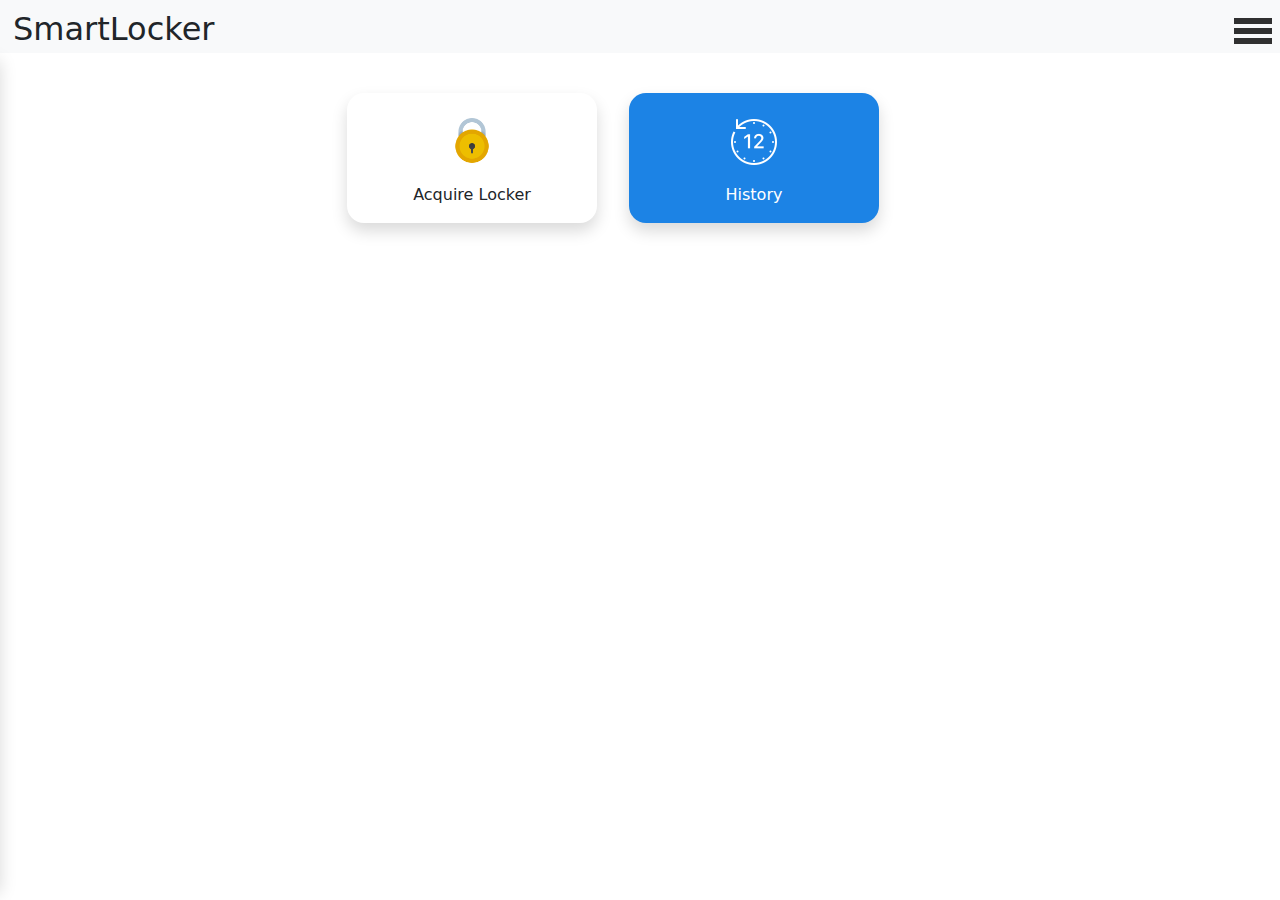
<file: index.html>
<!DOCTYPE html>
<html lang="zxx" class="no-js">

<head>
	<!-- Mobile Specific Meta -->

	<title>Home</title>
	<!--
			CSS
			============================================= -->
	<link rel="stylesheet" href="css/bootstrap.css">
	<link rel="stylesheet" href="css/main.css">
</head>

<body>
	<!-- start header Area -->
	<nav id="bg-nav">
		<h2>SmartLocker</h2>
		<div class="toggle-wrap" onclick="toggleMenu(this)">
			<span class="toggle-bar"></span>
		</div>
		<aside class="shadow">
			<a href="profile.html" class="text-dark"><img src="./img/profile-icon.png" width="20" class="profile-icon"> Profile</a>
			<a href="invite-people.html" class="text-dark"><img src="./img/people-icon.png" width="20" class="people-icon"> Invite People</a>
			<a href="settings.html" class="text-dark"><img src="./img/settings-icon.png" width="20" class="settings-icon"> Settings</a>
			<a href="help.html" class="text-dark"><img src="./img/help-icon.png" width="20" class="help-icon"> Help</a>
			<a href="login.html" class="text-dark"><img src="./img/logout-icon.png" width="20" class="logout-icon"> Logout</a>
		</aside>
	</nav>
	<!-- end header Area -->


	<!-- assigned area -->

	<div class="d-flex justify-content-center">
		<div class="box-1 shadow ml-3 mr-3">
			<img src="./img/lock-icon.png" class="mt-4" width="50">
			<p class="text-center mt-3">Acquire Locker</p>
		</div>
		<div class="box-2 shadow ml-3 mr-3">
			<img src="./img/history-icon.png" class="mt-4" width="50">
			<a href="locker_history.html" class="text-white">
				<p class="text-center mt-3">History</p>
			</a>
		</div>
	</div>
	<!-- End assigned area -->


	<!-- scripts -->
	<script src="./js/sidebar.js"></script>
	<script src="https://code.jquery.com/jquery-3.3.1.slim.min.js"></script>
	<script src="https://cdnjs.cloudflare.com/ajax/libs/popper.js/1.14.3/umd/popper.min.js"></script>
	<script src="https://stackpath.bootstrapcdn.com/bootstrap/4.1.3/js/bootstrap.min.js"></script>
</body>

</html>
</file>
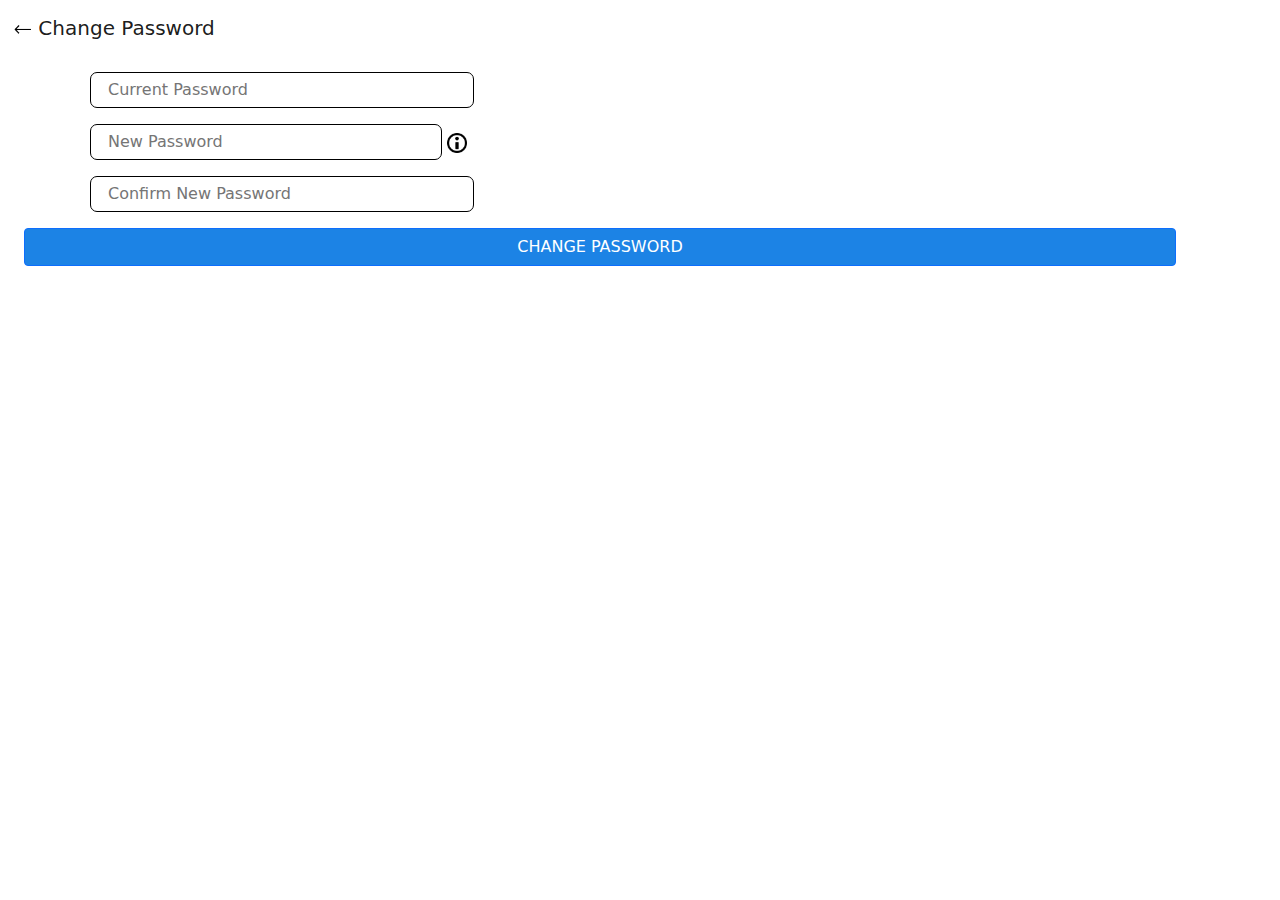
<file: change-password.html>
<!DOCTYPE html>
<html lang="zxx" class="no-js">

<head>
    <!-- Mobile Specific Meta -->

    <title>Home</title>
    <!--
            CSS
            ============================================= -->
    <link rel="stylesheet" href="css/bootstrap.css">
    <link rel="stylesheet" href="css/main.css">
</head>


<body>
    <!-- start header Area -->
    <nav class="navbar navbar-light ">
        <div class="container-fluid">
            <a class="navbar-brand" href="index.html">
                <img src="./img/left-arrow.png" alt="" width="20">
                Change Password
            </a>
        </div>
    </nav>
    <!-- end start header area --->

    <!--- change password form --->
    <form class="container">
        <div class="form-group mt-3">

            <div class="input-wrapper">
                <input type="password" placeholder="Current Password" class="input-current-password ml-2">
                <div class="show-password-btn"></div>
            </div>
        </div>
        <div class="form-group mt-3">
            <div class="input-wrapper">
                <input type="password" class="input-new-password ml-2" placeholder="New Password">
                <div class="show-password-btn"></div>
            </div>

            <img src="./img/info-icon.png" class="info-trigger" width="20" data-toggle="modal"
                data-target="#exampleModal">
        </div>
        <div class="form-group mt-3">

            <div class="input-wrapper">
                <input type="password" class="input-confirm-password ml-2" placeholder="Confirm New Password">
                <div class="show-password-btn"></div>
            </div>
        </div>
    </form>

    <button type="submit" class="btn btn-primary btn-block mt-3 ml-4 login-btn"
        style="background: #1c83e5; color: white;">CHANGE PASSWORD</button>
    <!--- end change password form --->
</file>
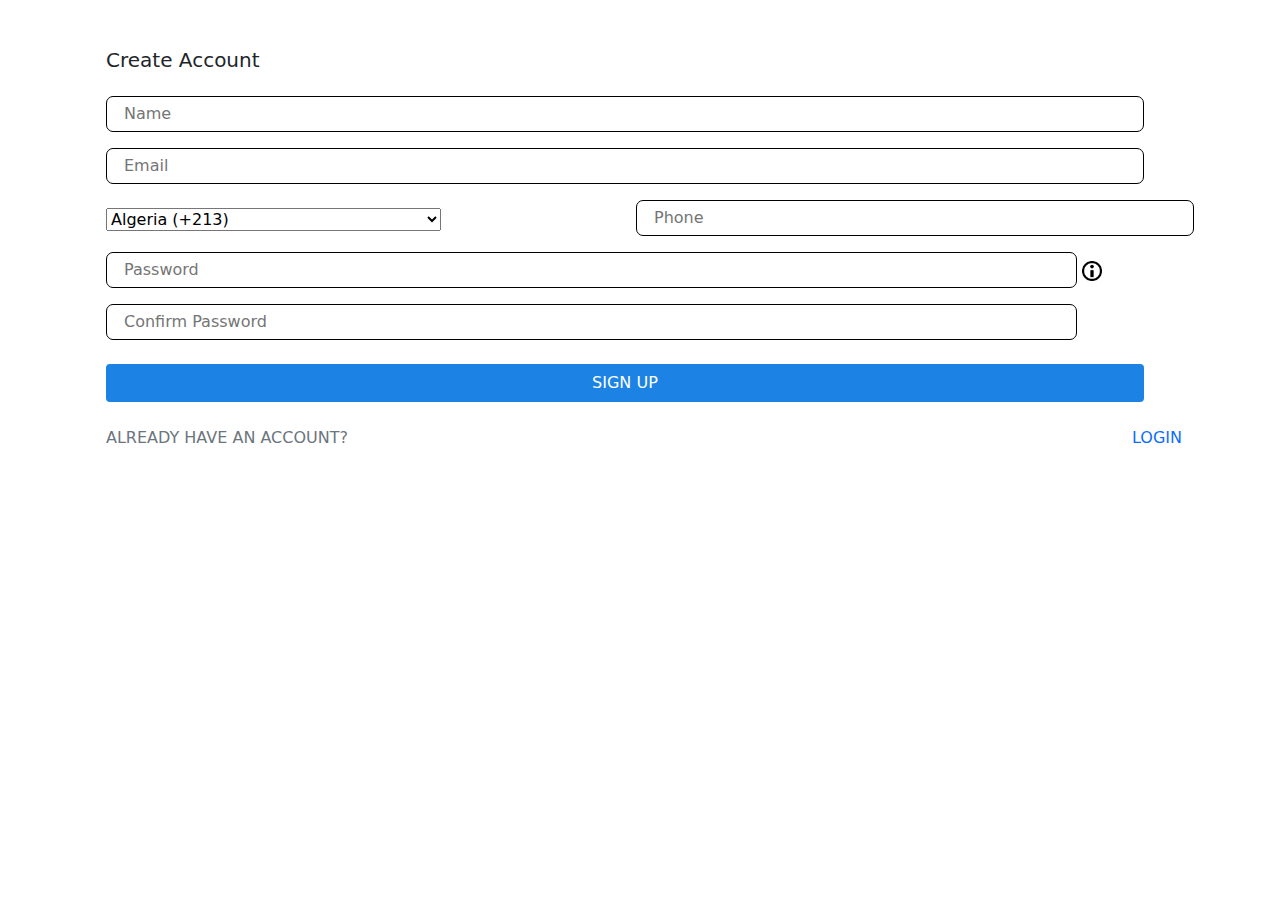
<file: create-account.html>
<!DOCTYPE html>
<html lang="zxx" class="no-js">

<head>
    <!-- Mobile Specific Meta -->

    <title>Home</title>
    <!--
            CSS
            ============================================= -->
    <link rel="stylesheet" href="css/bootstrap.css">
    <link rel="stylesheet" href="css/main.css">
</head>

<form action="" class="container">
    <h5 class="ml-4 mt-5">Create Account</h5>
    <input type="text" placeholder="Name" class="ml-4 mt-3 input-name">
    <input type="text" placeholder="Email" class="ml-4 mt-3 input-email">

    <select name="countryCode" id="country-codes-dropdown" class="ml-4 mt-4">
            <option data-countryCode="DZ" value="213">Algeria (+213)</option>
            <option data-countryCode="AD" value="376">Andorra (+376)</option>
            <option data-countryCode="AO" value="244">Angola (+244)</option>
            <option data-countryCode="AI" value="1264">Anguilla (+1264)</option>
            <option data-countryCode="AG" value="1268">Antigua &amp; Barbuda (+1268)</option>
            <option data-countryCode="AR" value="54">Argentina (+54)</option>
            <option data-countryCode="AM" value="374">Armenia (+374)</option>
            <option data-countryCode="AW" value="297">Aruba (+297)</option>
            <option data-countryCode="AU" value="61">Australia (+61)</option>
            <option data-countryCode="AT" value="43">Austria (+43)</option>
            <option data-countryCode="AZ" value="994">Azerbaijan (+994)</option>
            <option data-countryCode="BS" value="1242">Bahamas (+1242)</option>
            <option data-countryCode="BH" value="973">Bahrain (+973)</option>
            <option data-countryCode="BD" value="880">Bangladesh (+880)</option>
            <option data-countryCode="BB" value="1246">Barbados (+1246)</option>
            <option data-countryCode="BY" value="375">Belarus (+375)</option>
            <option data-countryCode="BE" value="32">Belgium (+32)</option>
            <option data-countryCode="BZ" value="501">Belize (+501)</option>
            <option data-countryCode="BJ" value="229">Benin (+229)</option>
            <option data-countryCode="BM" value="1441">Bermuda (+1441)</option>
            <option data-countryCode="BT" value="975">Bhutan (+975)</option>
            <option data-countryCode="BO" value="591">Bolivia (+591)</option>
            <option data-countryCode="BA" value="387">Bosnia Herzegovina (+387)</option>
            <option data-countryCode="BW" value="267">Botswana (+267)</option>
            <option data-countryCode="BR" value="55">Brazil (+55)</option>
            <option data-countryCode="BN" value="673">Brunei (+673)</option>
            <option data-countryCode="BG" value="359">Bulgaria (+359)</option>
            <option data-countryCode="BF" value="226">Burkina Faso (+226)</option>
            <option data-countryCode="BI" value="257">Burundi (+257)</option>
            <option data-countryCode="KH" value="855">Cambodia (+855)</option>
            <option data-countryCode="CM" value="237">Cameroon (+237)</option>
            <option data-countryCode="CA" value="1">Canada (+1)</option>
            <option data-countryCode="CV" value="238">Cape Verde Islands (+238)</option>
            <option data-countryCode="KY" value="1345">Cayman Islands (+1345)</option>
            <option data-countryCode="CF" value="236">Central African Republic (+236)</option>
            <option data-countryCode="CL" value="56">Chile (+56)</option>
            <option data-countryCode="CN" value="86">China (+86)</option>
            <option data-countryCode="CO" value="57">Colombia (+57)</option>
            <option data-countryCode="KM" value="269">Comoros (+269)</option>
            <option data-countryCode="CG" value="242">Congo (+242)</option>
            <option data-countryCode="CK" value="682">Cook Islands (+682)</option>
            <option data-countryCode="CR" value="506">Costa Rica (+506)</option>
            <option data-countryCode="HR" value="385">Croatia (+385)</option>
            <option data-countryCode="CU" value="53">Cuba (+53)</option>
            <option data-countryCode="CY" value="90392">Cyprus North (+90392)</option>
            <option data-countryCode="CY" value="357">Cyprus South (+357)</option>
            <option data-countryCode="CZ" value="42">Czech Republic (+42)</option>
            <option data-countryCode="DK" value="45">Denmark (+45)</option>
            <option data-countryCode="DJ" value="253">Djibouti (+253)</option>
            <option data-countryCode="DM" value="1809">Dominica (+1809)</option>
            <option data-countryCode="DO" value="1809">Dominican Republic (+1809)</option>
            <option data-countryCode="EC" value="593">Ecuador (+593)</option>
            <option data-countryCode="EG" value="20">Egypt (+20)</option>
            <option data-countryCode="SV" value="503">El Salvador (+503)</option>
            <option data-countryCode="GQ" value="240">Equatorial Guinea (+240)</option>
            <option data-countryCode="ER" value="291">Eritrea (+291)</option>
            <option data-countryCode="EE" value="372">Estonia (+372)</option>
            <option data-countryCode="ET" value="251">Ethiopia (+251)</option>
            <option data-countryCode="FK" value="500">Falkland Islands (+500)</option>
            <option data-countryCode="FO" value="298">Faroe Islands (+298)</option>
            <option data-countryCode="FJ" value="679">Fiji (+679)</option>
            <option data-countryCode="FI" value="358">Finland (+358)</option>
            <option data-countryCode="FR" value="33">France (+33)</option>
            <option data-countryCode="GF" value="594">French Guiana (+594)</option>
            <option data-countryCode="PF" value="689">French Polynesia (+689)</option>
            <option data-countryCode="GA" value="241">Gabon (+241)</option>
            <option data-countryCode="GM" value="220">Gambia (+220)</option>
            <option data-countryCode="GE" value="7880">Georgia (+7880)</option>
            <option data-countryCode="DE" value="49">Germany (+49)</option>
            <option data-countryCode="GH" value="233">Ghana (+233)</option>
            <option data-countryCode="GI" value="350">Gibraltar (+350)</option>
            <option data-countryCode="GR" value="30">Greece (+30)</option>
            <option data-countryCode="GL" value="299">Greenland (+299)</option>
            <option data-countryCode="GD" value="1473">Grenada (+1473)</option>
            <option data-countryCode="GP" value="590">Guadeloupe (+590)</option>
            <option data-countryCode="GU" value="671">Guam (+671)</option>
            <option data-countryCode="GT" value="502">Guatemala (+502)</option>
            <option data-countryCode="GN" value="224">Guinea (+224)</option>
            <option data-countryCode="GW" value="245">Guinea - Bissau (+245)</option>
            <option data-countryCode="GY" value="592">Guyana (+592)</option>
            <option data-countryCode="HT" value="509">Haiti (+509)</option>
            <option data-countryCode="HN" value="504">Honduras (+504)</option>
            <option data-countryCode="HK" value="852">Hong Kong (+852)</option>
            <option data-countryCode="HU" value="36">Hungary (+36)</option>
            <option data-countryCode="IS" value="354">Iceland (+354)</option>
            <option data-countryCode="IN" value="91">India (+91)</option>
            <option data-countryCode="ID" value="62">Indonesia (+62)</option>
            <option data-countryCode="IR" value="98">Iran (+98)</option>
            <option data-countryCode="IQ" value="964">Iraq (+964)</option>
            <option data-countryCode="IE" value="353">Ireland (+353)</option>
            <option data-countryCode="IL" value="972">Israel (+972)</option>
            <option data-countryCode="IT" value="39">Italy (+39)</option>
            <option data-countryCode="JM" value="1876">Jamaica (+1876)</option>
            <option data-countryCode="JP" value="81">Japan (+81)</option>
            <option data-countryCode="JO" value="962">Jordan (+962)</option>
            <option data-countryCode="KZ" value="7">Kazakhstan (+7)</option>
            <option data-countryCode="KE" value="254">Kenya (+254)</option>
            <option data-countryCode="KI" value="686">Kiribati (+686)</option>
            <option data-countryCode="KP" value="850">Korea North (+850)</option>
            <option data-countryCode="KR" value="82">Korea South (+82)</option>
            <option data-countryCode="KW" value="965">Kuwait (+965)</option>
            <option data-countryCode="KG" value="996">Kyrgyzstan (+996)</option>
            <option data-countryCode="LA" value="856">Laos (+856)</option>
            <option data-countryCode="LV" value="371">Latvia (+371)</option>
            <option data-countryCode="LB" value="961">Lebanon (+961)</option>
            <option data-countryCode="LS" value="266">Lesotho (+266)</option>
            <option data-countryCode="LR" value="231">Liberia (+231)</option>
            <option data-countryCode="LY" value="218">Libya (+218)</option>
            <option data-countryCode="LI" value="417">Liechtenstein (+417)</option>
            <option data-countryCode="LT" value="370">Lithuania (+370)</option>
            <option data-countryCode="LU" value="352">Luxembourg (+352)</option>
            <option data-countryCode="MO" value="853">Macao (+853)</option>
            <option data-countryCode="MK" value="389">Macedonia (+389)</option>
            <option data-countryCode="MG" value="261">Madagascar (+261)</option>
            <option data-countryCode="MW" value="265">Malawi (+265)</option>
            <option data-countryCode="MY" value="60">Malaysia (+60)</option>
            <option data-countryCode="MV" value="960">Maldives (+960)</option>
            <option data-countryCode="ML" value="223">Mali (+223)</option>
            <option data-countryCode="MT" value="356">Malta (+356)</option>
            <option data-countryCode="MH" value="692">Marshall Islands (+692)</option>
            <option data-countryCode="MQ" value="596">Martinique (+596)</option>
            <option data-countryCode="MR" value="222">Mauritania (+222)</option>
            <option data-countryCode="YT" value="269">Mayotte (+269)</option>
            <option data-countryCode="MX" value="52">Mexico (+52)</option>
            <option data-countryCode="FM" value="691">Micronesia (+691)</option>
            <option data-countryCode="MD" value="373">Moldova (+373)</option>
            <option data-countryCode="MC" value="377">Monaco (+377)</option>
            <option data-countryCode="MN" value="976">Mongolia (+976)</option>
            <option data-countryCode="MS" value="1664">Montserrat (+1664)</option>
            <option data-countryCode="MA" value="212">Morocco (+212)</option>
            <option data-countryCode="MZ" value="258">Mozambique (+258)</option>
            <option data-countryCode="MN" value="95">Myanmar (+95)</option>
            <option data-countryCode="NA" value="264">Namibia (+264)</option>
            <option data-countryCode="NR" value="674">Nauru (+674)</option>
            <option data-countryCode="NP" value="977">Nepal (+977)</option>
            <option data-countryCode="NL" value="31">Netherlands (+31)</option>
            <option data-countryCode="NC" value="687">New Caledonia (+687)</option>
            <option data-countryCode="NZ" value="64">New Zealand (+64)</option>
            <option data-countryCode="NI" value="505">Nicaragua (+505)</option>
            <option data-countryCode="NE" value="227">Niger (+227)</option>
            <option data-countryCode="NG" value="234">Nigeria (+234)</option>
            <option data-countryCode="NU" value="683">Niue (+683)</option>
            <option data-countryCode="NF" value="672">Norfolk Islands (+672)</option>
            <option data-countryCode="NP" value="670">Northern Marianas (+670)</option>
            <option data-countryCode="NO" value="47">Norway (+47)</option>
            <option data-countryCode="OM" value="968">Oman (+968)</option>
            <option data-countryCode="PW" value="680">Palau (+680)</option>
            <option data-countryCode="PA" value="507">Panama (+507)</option>
            <option data-countryCode="PG" value="675">Papua New Guinea (+675)</option>
            <option data-countryCode="PY" value="595">Paraguay (+595)</option>
            <option data-countryCode="PE" value="51">Peru (+51)</option>
            <option data-countryCode="PH" value="63">Philippines (+63)</option>
            <option data-countryCode="PL" value="48">Poland (+48)</option>
            <option data-countryCode="PT" value="351">Portugal (+351)</option>
            <option data-countryCode="PR" value="1787">Puerto Rico (+1787)</option>
            <option data-countryCode="QA" value="974">Qatar (+974)</option>
            <option data-countryCode="RE" value="262">Reunion (+262)</option>
            <option data-countryCode="RO" value="40">Romania (+40)</option>
            <option data-countryCode="RU" value="7">Russia (+7)</option>
            <option data-countryCode="RW" value="250">Rwanda (+250)</option>
            <option data-countryCode="SM" value="378">San Marino (+378)</option>
            <option data-countryCode="ST" value="239">Sao Tome &amp; Principe (+239)</option>
            <option data-countryCode="SA" value="966">Saudi Arabia (+966)</option>
            <option data-countryCode="SN" value="221">Senegal (+221)</option>
            <option data-countryCode="CS" value="381">Serbia (+381)</option>
            <option data-countryCode="SC" value="248">Seychelles (+248)</option>
            <option data-countryCode="SL" value="232">Sierra Leone (+232)</option>
            <option data-countryCode="SG" value="65">Singapore (+65)</option>
            <option data-countryCode="SK" value="421">Slovak Republic (+421)</option>
            <option data-countryCode="SI" value="386">Slovenia (+386)</option>
            <option data-countryCode="SB" value="677">Solomon Islands (+677)</option>
            <option data-countryCode="SO" value="252">Somalia (+252)</option>
            <option data-countryCode="ZA" value="27">South Africa (+27)</option>
            <option data-countryCode="ES" value="34">Spain (+34)</option>
            <option data-countryCode="LK" value="94">Sri Lanka (+94)</option>
            <option data-countryCode="SH" value="290">St. Helena (+290)</option>
            <option data-countryCode="KN" value="1869">St. Kitts (+1869)</option>
            <option data-countryCode="SC" value="1758">St. Lucia (+1758)</option>
            <option data-countryCode="SD" value="249">Sudan (+249)</option>
            <option data-countryCode="SR" value="597">Suriname (+597)</option>
            <option data-countryCode="SZ" value="268">Swaziland (+268)</option>
            <option data-countryCode="SE" value="46">Sweden (+46)</option>
            <option data-countryCode="CH" value="41">Switzerland (+41)</option>
            <option data-countryCode="SI" value="963">Syria (+963)</option>
            <option data-countryCode="TW" value="886">Taiwan (+886)</option>
            <option data-countryCode="TJ" value="7">Tajikstan (+7)</option>
            <option data-countryCode="TH" value="66">Thailand (+66)</option>
            <option data-countryCode="TG" value="228">Togo (+228)</option>
            <option data-countryCode="TO" value="676">Tonga (+676)</option>
            <option data-countryCode="TT" value="1868">Trinidad &amp; Tobago (+1868)</option>
            <option data-countryCode="TN" value="216">Tunisia (+216)</option>
            <option data-countryCode="TR" value="90">Turkey (+90)</option>
            <option data-countryCode="TM" value="7">Turkmenistan (+7)</option>
            <option data-countryCode="TM" value="993">Turkmenistan (+993)</option>
            <option data-countryCode="TC" value="1649">Turks &amp; Caicos Islands (+1649)</option>
            <option data-countryCode="TV" value="688">Tuvalu (+688)</option>
            <option data-countryCode="UG" value="256">Uganda (+256)</option>
            <!-- <option data-countryCode="GB" value="44">UK (+44)</option> -->
            <option data-countryCode="UA" value="380">Ukraine (+380)</option>
            <option data-countryCode="AE" value="971">United Arab Emirates (+971)</option>
            <option data-countryCode="UY" value="598">Uruguay (+598)</option>
            <!-- <option data-countryCode="US" value="1">USA (+1)</option> -->
            <option data-countryCode="UZ" value="7">Uzbekistan (+7)</option>
            <option data-countryCode="VU" value="678">Vanuatu (+678)</option>
            <option data-countryCode="VA" value="379">Vatican City (+379)</option>
            <option data-countryCode="VE" value="58">Venezuela (+58)</option>
            <option data-countryCode="VN" value="84">Vietnam (+84)</option>
            <option data-countryCode="VG" value="84">Virgin Islands - British (+1284)</option>
            <option data-countryCode="VI" value="84">Virgin Islands - US (+1340)</option>
            <option data-countryCode="WF" value="681">Wallis &amp; Futuna (+681)</option>
            <option data-countryCode="YE" value="969">Yemen (North)(+969)</option>
            <option data-countryCode="YE" value="967">Yemen (South)(+967)</option>
            <option data-countryCode="ZM" value="260">Zambia (+260)</option>
            <option data-countryCode="ZW" value="263">Zimbabwe (+263)</option>
        </optgroup>
    </select>
    <input type="text" placeholder="Phone" class="w-50 mt-3 mr-1 float-right">
        <input type="password" id="exampleInputPassword1" placeholder="Password" class="mt-3 ml-4 confirm-password-input">
        <img src="./img/info-icon.png" class="info-trigger" width="20" data-toggle="modal" data-target="#exampleModal">
        <input type="password" id="exampleInputPassword1" placeholder="Confirm Password" class="mt-3 ml-4 confirm-password-input">
        <button type="submit" class="ml-4 mt-4 btn btn-block btn-signup text-white">SIGN UP</button>

        <ul class="nav nav-fill mt-3">
                <li class="nav-item ">
                        <a class="nav-link active float-left text-muted ml-2" data-toggle="modal" data-target="#exampleModal1">
                                ALREADY HAVE AN ACCOUNT?
                        </a>
                </li>

                <li class="nav-item">
                        <a class="nav-link float-right" href="login.html">LOGIN</a>
                </li>
        </ul>
</form>



<!---- info modal ---->
<div class="modal fade" id="exampleModal" tabindex="-1" aria-labelledby="exampleModalLabel" aria-hidden="true">
        <div class="modal-dialog">
                <div class="modal-content">
                        <div class="modal-header">
                                <h5 class="modal-title" id="exampleModalLabel">
                                        <img src="./img/info-icon.png" class="info-trigger" width="30">
                                        Password must contain:</h5>
                                <button type="button" class="btn-close" data-dismiss="modal" aria-label="Close"></button>
                        </div>
                        <div class="modal-body">
                                A lowercase
                                <br>A capital letter
                                <br>A number
                                <br>A special character
                                <br>Minimum 8 characters
                        </div>
                        <div class="modal-footer">
                                <a href="" data-dismiss="modal">Ok</a>
                        </div>
                </div>
        </div>
</div>
<!----- end info modal ---->

<!-- scripts -->
<script src="https://code.jquery.com/jquery-3.3.1.slim.min.js"></script>
<script src="https://cdnjs.cloudflare.com/ajax/libs/popper.js/1.14.3/umd/popper.min.js"></script>
<script src="https://stackpath.bootstrapcdn.com/bootstrap/4.1.3/js/bootstrap.min.js"></script>
</file>
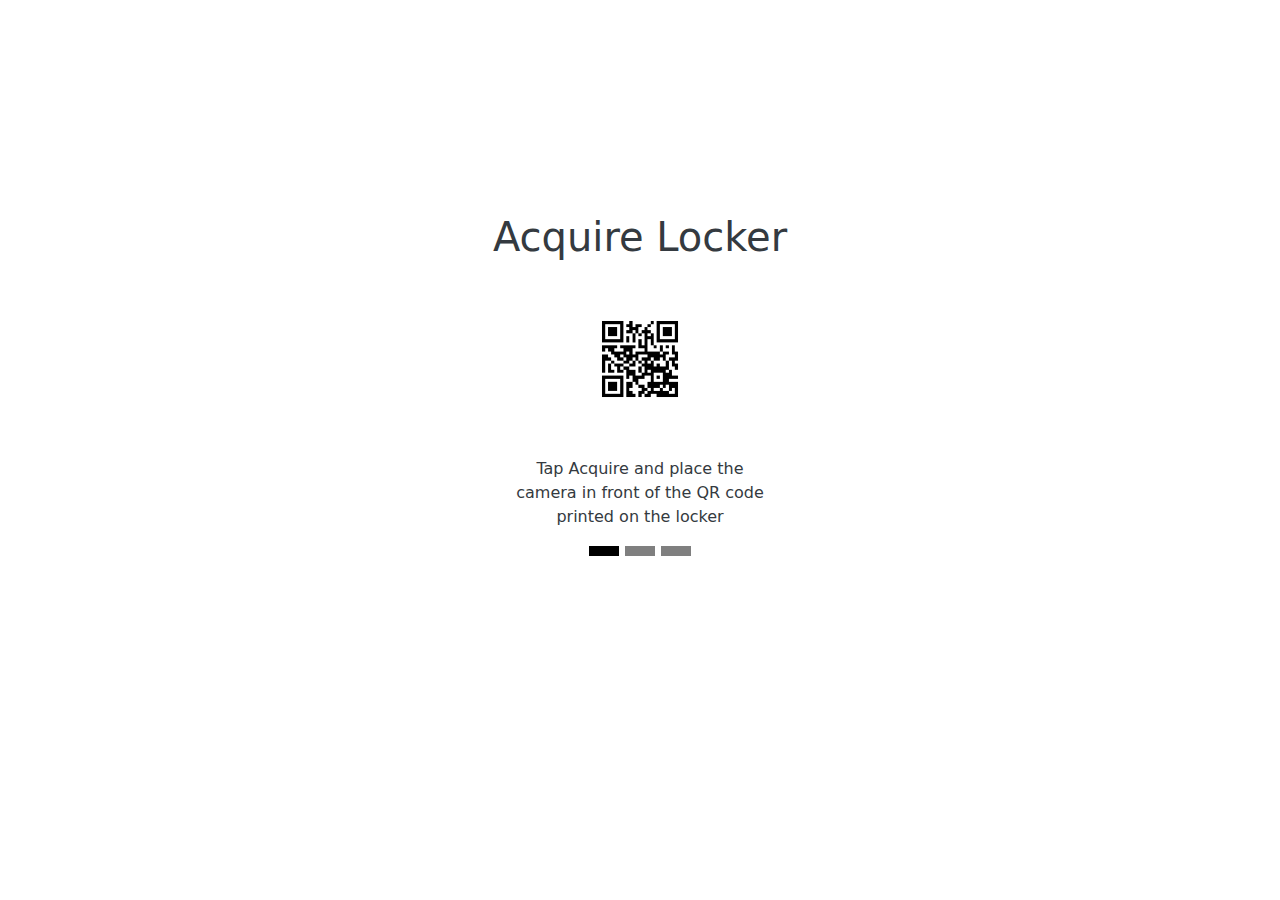
<file: help.html>
<!DOCTYPE html>
<html lang="zxx" class="no-js">

<head>
    <!-- Mobile Specific Meta -->

    <title>Home</title>
    <!--
            CSS
            ============================================= -->
    <link rel="stylesheet" href="css/bootstrap.css">
    <link rel="stylesheet" href="css/main.css">
</head>


<body>



<div id="myCarousel" class="carousel slide" data-ride="carousel">
    <ol class="carousel-indicators">
        <li data-target="#myCarousel" data-slide-to="0" class="active mt-5"></li>
        <li data-target="#myCarousel" data-slide-to="1" class="mt-5"></li>
        <li data-target="#myCarousel" data-slide-to="2" class="mt-5"></li>
    </ol>
    <div class="carousel-inner">
        <div class="carousel-item active">
            <svg class="bd-placeholder-img" width="100%" height="100%" xmlns="http://www.w3.org/2000/svg" aria-hidden="true" preserveAspectRatio="xMidYMid slice" focusable="false"><rect width="100%" height="100%" fill="white"/></svg>

            <div class="container">
                <div class="carousel-caption text-left">
                    <h1 class="text-center text-dark">Acquire Locker</h1>
                    <img src="./img/qr-code.png" alt="" width="100" class="qr-code mt-5">
                    <p class="text-dark text-center mt-5">
                        Tap Acquire and place the <br>camera in front of the QR code <br>printed on the locker
                    </p>
                </div>
            </div>
        </div>
        <div class="carousel-item">
            <svg class="bd-placeholder-img" width="100%" height="100%" xmlns="http://www.w3.org/2000/svg" aria-hidden="true" preserveAspectRatio="xMidYMid slice" focusable="false"><rect width="100%" height="100%" fill="white"/></svg>

            <div class="container">
                <div class="carousel-caption text-left">
                    <h1 class="text-center text-dark">Release Locker</h1>
                    <img src="./img/unlock-icon.png" alt="" width="100" class="qr-code mt-5">
                    <p class="text-dark text-center mt-5">
                        Tap the lock icon and follow the onscreen steps to release the locker
                    </p>
                </div>
            </div>
        </div>
        <div class="carousel-item">
            <svg class="bd-placeholder-img" width="100%" height="100%" xmlns="http://www.w3.org/2000/svg" aria-hidden="true" preserveAspectRatio="xMidYMid slice" focusable="false"><rect width="100%" height="100%" fill="white"/></svg>

            <div class="container">
                <div class="carousel-caption text-left">
                    <h1 class="text-center text-dark">Locker History</h1>
                    <img src="./img/rewind-clock.png" alt="" width="100" class="qr-code mt-5">
                    <p class="text-dark text-center mt-5">
                        View all lockers acquisition history and option to contact support
                    </p>
                </div>
            </div>
        </div>
    </div>
</div>



<!-- scripts -->
<script src="https://code.jquery.com/jquery-3.3.1.slim.min.js"></script>
<script src="https://cdnjs.cloudflare.com/ajax/libs/popper.js/1.14.3/umd/popper.min.js"></script>
<script src="https://stackpath.bootstrapcdn.com/bootstrap/4.1.3/js/bootstrap.min.js"></script>
</file>
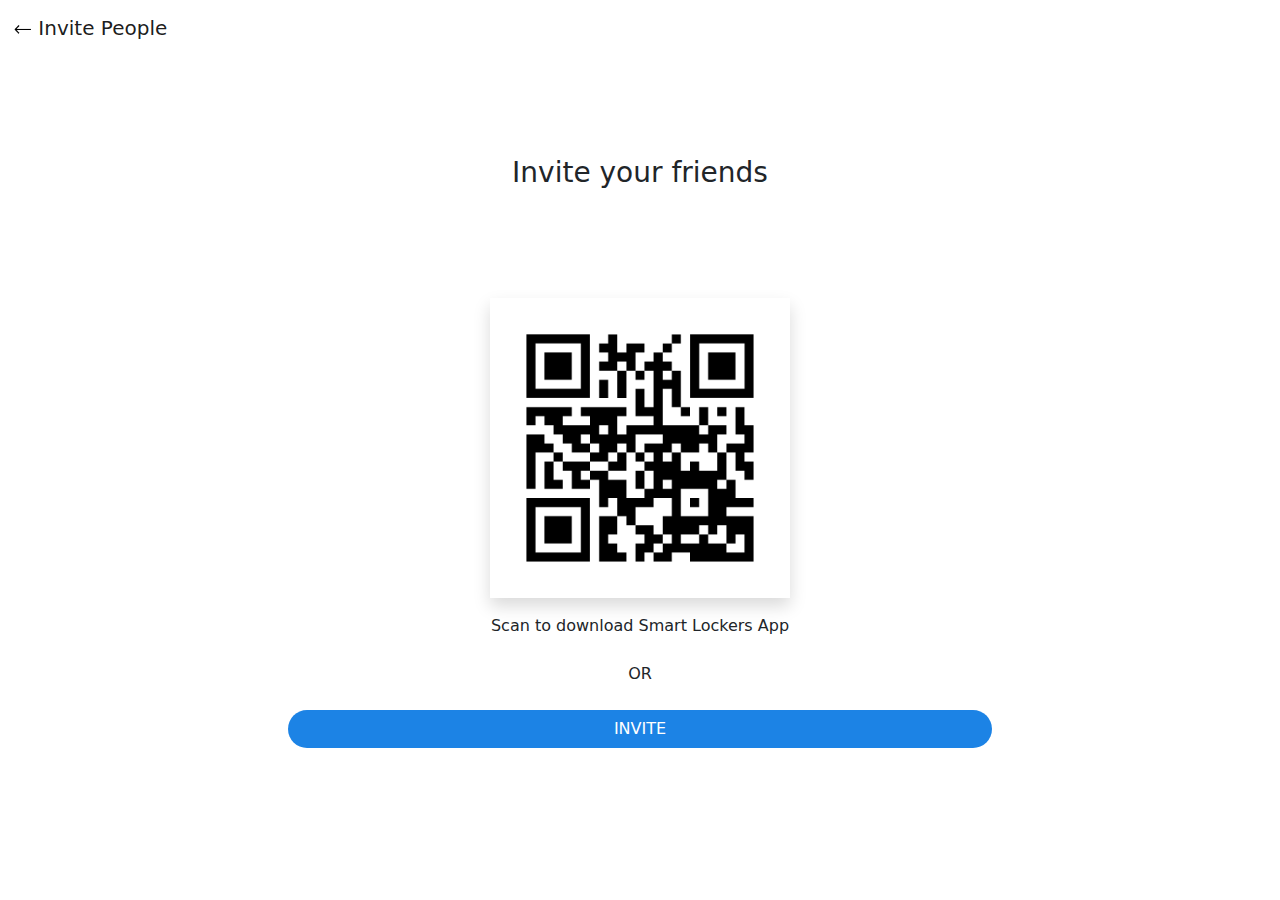
<file: invite-people.html>
<!DOCTYPE html>
<html lang="zxx" class="no-js">

<head>
    <!-- Mobile Specific Meta -->

    <title>Home</title>
    <!--
            CSS
            ============================================= -->
    <link rel="stylesheet" href="css/bootstrap.css">
    <link rel="stylesheet" href="css/main.css">
</head>


<body>
    <!-- start header Area -->
    <nav class="navbar navbar-light ">
        <div class="container-fluid">
            <a class="navbar-brand" href="index.html">
                <img src="./img/left-arrow.png" alt="" width="20">
                Invite People
            </a>
        </div>
    </nav>
    <!-- end start header area --->

    <!--- invite people --->
    <h3 class="text-center">Invite your friends</h3>
    <img src="./img/qr-code.png" alt="" width="300" class="shadow invite-people-img">
    <figcaption class="text-center mt-3">Scan to download Smart Lockers App
        <br><br> OR
        <br><br><button type="submit" class="btn btn-default invite-btn"
            style="background: #1c83e5; color: white;">INVITE</button>
    </figcaption>
    <!--- end invite people --->


    <!-- scripts -->
    <script src="https://code.jquery.com/jquery-3.3.1.slim.min.js"></script>
    <script src="https://cdnjs.cloudflare.com/ajax/libs/popper.js/1.14.3/umd/popper.min.js"></script>
    <script src="https://stackpath.bootstrapcdn.com/bootstrap/4.1.3/js/bootstrap.min.js"></script>


</body>

</html>
</file>
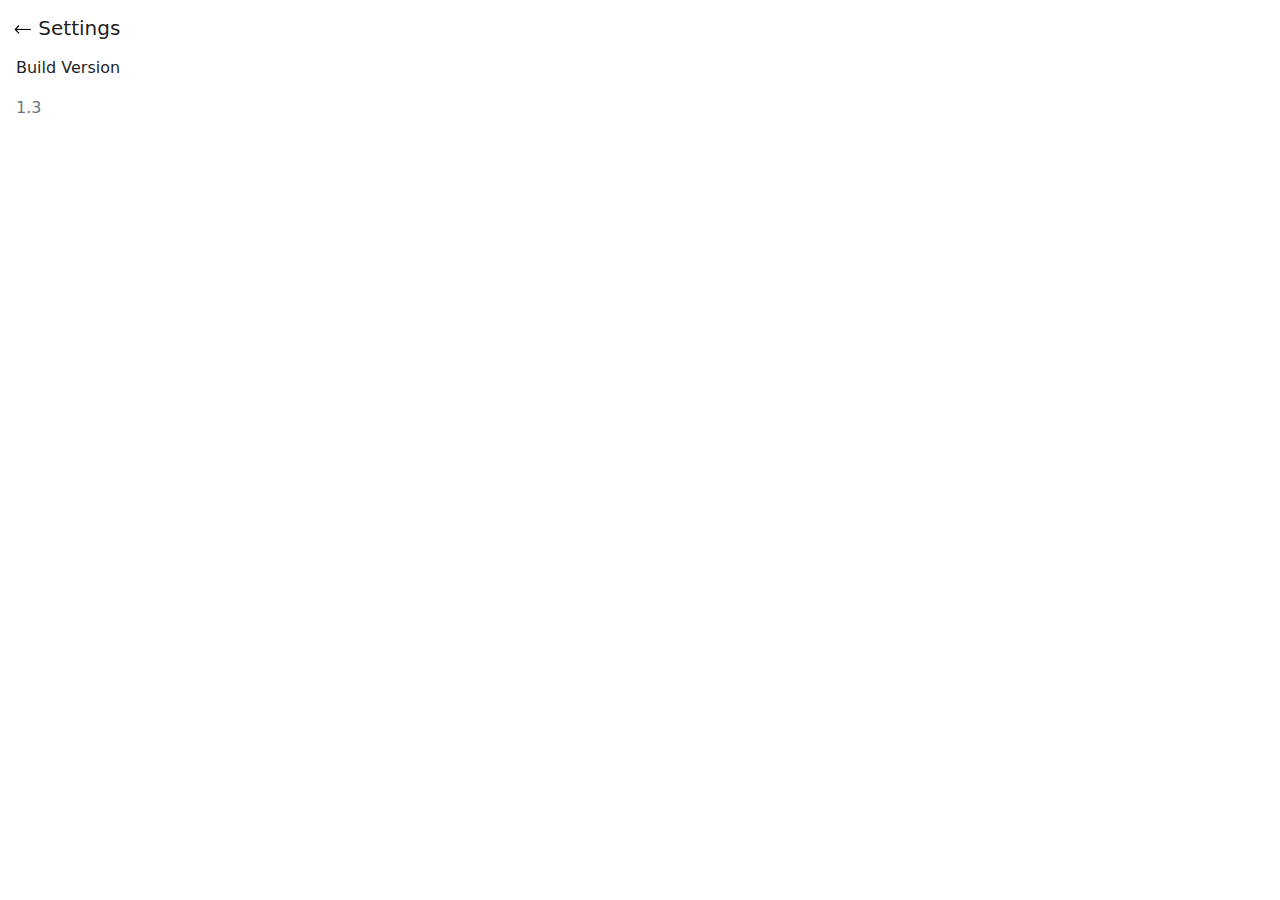
<file: settings.html>
<!DOCTYPE html>
<html lang="zxx" class="no-js">

<head>
    <!-- Mobile Specific Meta -->

    <title>Home</title>
    <!--
            CSS
            ============================================= -->
    <link rel="stylesheet" href="css/bootstrap.css">
    <link rel="stylesheet" href="css/main.css">
</head>


<body>
<!-- start header Area -->
<nav class="navbar navbar-light ">
    <div class="container-fluid">
        <a class="navbar-brand" href="index.html">
            <img src="./img/left-arrow.png" alt="" width="20">
            Settings
        </a>
    </div>
</nav>
<!-- end start header area --->

<p class="ml-3">Build Version</p>
<span class="ml-3 text-muted">1.3</span>
</file>
<file: css/main.css>
/*--------------------------- Color variations ----------------------*/
/* Medium Layout: 1280px */
/* Tablet Layout: 768px */
/* Mobile Layout: 320px */
/* Wide Mobile Layout: 480px */
/* =================================== */
/*  Basic Style 
/* =================================== */
.profile-icon, .people-icon, .settings-icon, .help-icon, .logout-icon {
  margin-top: -2px;
}



#bg-nav {
  background: #f8f9fa;
  height: 53px;
}

.smartlocker-brand {
  text-align: middle;
}

a {
  text-decoration: none;
}

nav::after {
  content: "";
  display: block;
  clear: both;
}

aside {
  position: absolute;
  width: 300px;
  height: 52rem;
  background: white;
  left: -300px;
  top: 3.3rem;
  transition: all 0.4s ease;
}

aside.active {
  left: 0;
}

aside a {
  display: block;
  padding: 1.2rem;
  text-decoration: none;
  font-size: 1rem;
  color: #818181;
}

aside a:hover {
  background: #f8f9fa;
}

.toggle-wrap {
  padding: 10px;
  position: relative;
  cursor: pointer;
  float: right;
  user-select: none;
}

h2 {
  padding: 10px 13px;
}

.toggle-bar,
.toggle-bar::before,
.toggle-bar::after,
.toggle-wrap.active .toggle-bar,
.toggle-wrap.active .toggle-bar::before,
.toggle-wrap.active .toggle-bar::after {
  -webkit-transition: all 0.2s ease-in-out;
  -moz-transition: all 0.2s ease-in-out;
  -o-transition: all 0.2s ease-in-out;
  transition: all 0.2s ease-in-out;
}

.toggle-bar {
  width: 38px;
  margin: 10px 0;
  position: relative;
  border-top: 6px solid #303030;
  display: block;
  margin: -3rem -2px;
}

.toggle-bar::before,
.toggle-bar::after {
  content: "";
  display: block;
  background: #303030;
  height: 6px;
  width: 38px;
  position: absolute;
  top: -16px;
  -ms-transform: rotate(0deg);
  -webkit-transform: rotate(0deg);
  transform: rotate(0deg);
  -ms-transform-origin: 13%;
  -webkit-transform-origin: 13%;
  transform-origin: 13%;
}

.toggle-bar::after {
  top: 4px;
}

.toggle-wrap.active .toggle-bar {
  border-top: 6px solid transparent;
}

.toggle-wrap.active .toggle-bar::before {
  -ms-transform: rotate(45deg);
  -webkit-transform: rotate(45deg);
  transform: rotate(45deg);
}

.toggle-wrap.active .toggle-bar::after {
  -ms-transform: rotate(-45deg);
  -webkit-transform: rotate(-45deg);
  transform: rotate(-45deg);
}

/* ----- assigned area ---- */
.box-1 {
  width: 250px;
  border-radius: 17px;
  margin-top: 40px;
}

.box-2 {
  width: 250px;
  background: #1C83E5;
  border-radius: 17px;
  margin-top: 40px;
}

.box-1 img,
.box-2 img {
  margin-left: auto;
  margin-right: auto;
  display: block;
}

/* ----- end assigned area ---- */



/* ------- login container ----- */
.login-container {
  margin-top: 70px;
}

input {
  width: 97%;
  border: 1px black solid;
  border-radius: 7px;
  padding: 5px 17px;
}


.login-btn {
  width: 90%;
}

.info-trigger {
  cursor: pointer;
}

.modal {
  padding-top: 15em;
}

.modal-header,
.modal-footer {
  border-bottom: none;
  border-top: none;
}

.float-left {
  cursor: pointer;
}


input[type='email'] {
  background: none;
  border: none;
  border-bottom: solid 2px #474544;
  color: #474544;
  font-size: 1.000em;
  font-weight: 400;
  letter-spacing: 1px;
  margin: 0em 0 1.875em 0;
  padding: 0 0 0.875em 0;
  width: 100%;
  box-sizing: border-box;
}

/* ------- end login container ----- */



/* ------ locker history ----- */
.locker-history-text {
  margin-top: 400px;
}

/* ------ end locker history ----- */

/* ----- profile ---- */
.profile-container {
  margin-top: 28px;
}

.form-control {
  border: 1px solid black;
}

.profile-picture,
.invite-people-img,
.problem-history-img,
.logo,
.qr-code {
  margin-left: auto;
  margin-right: auto;
  display: block;
}

.change-password-button {
  background-color: #1c83e5;
  color: white;
}

.input-wrapper {
  position: relative;
  display: inline-block;
}

.show-password-btn {
  position: absolute;
  top: 3px;
  right: 9px;
  content: '';
  height: 30px;
  width: 30px;
  cursor: pointer;
  background-size: contain;
  background-image: url('https://cdn3.iconfinder.com/data/icons/show-and-hide-password/100/show_hide_password-08-512.png')
}


/* ------ end profile --- */


/* ------ invite people --- */
h3 {
  padding: 100px 20px;
}

.invite-btn {
  border-radius: 1.25rem;
  width: 55%;
}


/* ------ end invite people --- */



/* -------- help ------ */
.carousel-item {
  height: 65vh;
  min-height: 350px;
  background: no-repeat center center scroll;
  -webkit-background-size: cover;
  -moz-background-size: cover;
  -o-background-size: cover;
  background-size: cover;
}

.carousel-indicators li {
  border-top: 10px solid black;
}

.skip-button {
  margin-top: 41px;
}

/* ---------- end help ----- */






/* --------- create account ----- */
#country-codes-dropdown {
  width: 30%;
}

.btn-signup {
  width: 93%;
  background: #1c83e5;
}

.confirm-password-input {
  width: 87%;
}

.input-name,
.input-email {
  width: 93%;
}


/* ---------- change password -------- */
.input-current-password,
.input-confirm-password {
  width: 24rem;
}

.input-new-password {
  width: 22rem;
}
</file>
